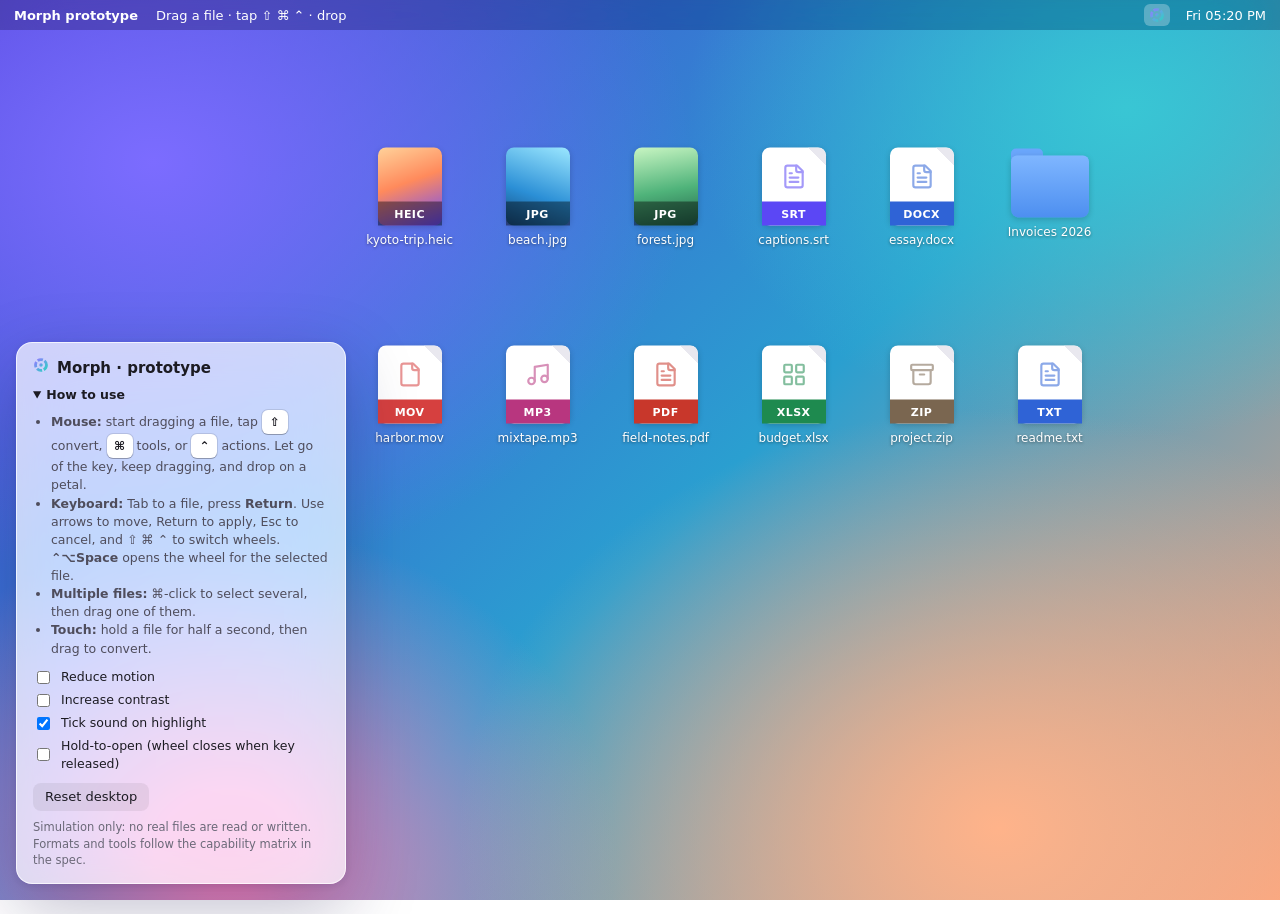
<file: docs/spec/prototype/index.html>
<!doctype html>
<html lang="en">
<head>
<meta charset="utf-8" />
<meta name="viewport" content="width=device-width, initial-scale=1" />
<title>Morph — clickable prototype</title>
<link rel="stylesheet" href="../mockups/src/morph.css" />
<style>
  html, body { overflow: hidden; }
  .desktop { width: 100vw; height: 100vh; }
  .desktop .fileitem { position: absolute; transform: translate(-50%, -50%); cursor: grab; border: 0; background: none; padding: 4px; border-radius: 10px; font: inherit; touch-action: none; }
  .desktop .fileitem:focus-visible { outline: none; box-shadow: var(--focus); }
  .desktop .fileitem.source { opacity: .35; }
  .desktop .fileitem.busy .fileicon { animation: pulse .9s ease-in-out infinite; }
  @keyframes pulse { 50% { opacity: .45; } }
  #overlay { position: fixed; inset: 0; pointer-events: none; z-index: 20; }
  #overlay .wheel { pointer-events: auto; animation: pop .14s ease-out; }
  @keyframes pop { from { opacity: 0; transform: translate(-50%, -50%) scale(.9); } }
  .reduce-motion * { animation: none !important; transition: none !important; }
  #ghost { position: fixed; z-index: 30; pointer-events: none; }
  .hint { position: fixed; z-index: 25; padding: 9px 13px; border-radius: 12px; font-weight: 600; pointer-events: none; }
  #huds { position: fixed; right: 16px; top: 42px; display: grid; gap: 8px; z-index: 40; }
  #huds .hud { position: relative; }
  .panel { position: fixed; left: 16px; bottom: 16px; width: 330px; border-radius: 16px; padding: 14px 16px; z-index: 35; font-size: 12.5px; line-height: 1.45; }
  .panel h1 { font-size: 15px; margin: 0 0 6px; display: flex; gap: 8px; align-items: center; }
  .panel ul { margin: 6px 0 10px; padding-left: 18px; color: var(--ink-2); }
  .panel label { display: flex; align-items: center; gap: 8px; margin: 4px 0; cursor: pointer; }
  .panel details summary { cursor: pointer; font-weight: 600; }
  .panel .foot { color: var(--ink-3); font-size: 11.5px; margin-top: 8px; }
  #modal { position: fixed; inset: 0; z-index: 50; display: grid; place-items: center; background: rgba(20,16,50,.18); }
  #modal[hidden] { display: none; }
  #modal .window { position: relative; width: 480px; }
  #modal .win-foot { position: static; }
  #shelf { position: fixed; right: 10px; top: 50%; transform: translateY(-50%); width: 112px; border-radius: 18px; padding: 10px 8px; display: grid; gap: 8px; justify-items: center; z-index: 30; }
  #shelf[hidden] { display: none; }
  #shelf header { display: flex; gap: 5px; align-items: center; font-weight: 700; font-size: 12px; color: var(--ink-2); }
  #shelf .fileitem { position: static; transform: none; width: 96px; }
  #shelf .fileitem .name { color: var(--ink); text-shadow: none; font-size: 11px; }
  .action-card { position: fixed; z-index: 45; width: 320px; padding: 14px 16px; border-radius: 14px; left: 50%; top: 80px; transform: translateX(-50%); }
  .action-card h3 { margin: 0 0 6px; font-size: 15px; }
  .action-card code { display: block; margin-top: 8px; padding: 8px; border-radius: 8px; background: rgba(28,27,34,.06); font-family: var(--mono); font-size: 12px; word-break: break-all; }
  .action-card small { display: block; margin-top: 8px; color: var(--ink-3); }
  .sr-only { position: absolute; width: 1px; height: 1px; overflow: hidden; clip: rect(0 0 0 0); white-space: nowrap; }
  button.btn { cursor: pointer; }
  button.btn:focus-visible, .seg button:focus-visible { outline: none; box-shadow: var(--focus); }
  .seg button { border: 0; background: none; font: inherit; padding: 4px 12px; border-radius: 6px; color: var(--ink-2); cursor: pointer; }
  .seg button[aria-pressed="true"] { background: #fff; color: var(--ink); box-shadow: 0 1px 3px rgba(0,0,0,.14); }
  .wheel .target { cursor: pointer; }
  .wheel .target:focus { outline: none; }
</style>
</head>
<body>
<div class="desktop" id="desktop">
  <div class="menubar"><span class="app">Morph prototype</span><span>Drag a file · tap ⇧ ⌘ ⌃ · drop</span><div class="right"><span class="status active" id="mb-logo"></span><span id="clock"></span></div></div>
  <div id="files" role="group" aria-label="Desktop files" aria-describedby="instructions"></div>
</div>
<div id="overlay"></div>
<div id="ghost" hidden></div>
<div class="hint glass" id="hint" hidden><span class="kbd">⇧</span> Convert · <span class="kbd">⌘</span> Tools · <span class="kbd">⌃</span> Actions</div>
<div id="huds" aria-live="polite"></div>
<aside id="shelf" class="glass" hidden aria-label="Float shelf"><header></header><div id="shelf-items" style="display:grid;gap:8px"></div><button class="btn" id="shelf-clear" style="height:24px;font-size:12px">Clear</button></aside>
<div id="modal" hidden></div>
<section class="panel glass" aria-labelledby="p-title">
  <h1 id="p-title"><span id="p-logo"></span> Morph · prototype</h1>
  <details open><summary>How to use</summary>
  <ul>
    <li><b>Mouse:</b> start dragging a file, tap <span class="kbd">⇧</span> convert, <span class="kbd">⌘</span> tools, or <span class="kbd">⌃</span> actions. Let go of the key, keep dragging, and drop on a petal.</li>
    <li><b>Keyboard:</b> Tab to a file, press <b>Return</b>. Use arrows to move, Return to apply, Esc to cancel, and ⇧ ⌘ ⌃ to switch wheels. <b>⌃⌥Space</b> opens the wheel for the selected file.</li>
    <li><b>Multiple files:</b> ⌘-click to select several, then drag one of them.</li>
    <li><b>Touch:</b> hold a file for half a second, then drag to convert.</li>
  </ul></details>
  <label><input type="checkbox" id="opt-motion"> Reduce motion</label>
  <label><input type="checkbox" id="opt-contrast"> Increase contrast</label>
  <label><input type="checkbox" id="opt-sound" checked> Tick sound on highlight</label>
  <label><input type="checkbox" id="opt-hold"> Hold-to-open (wheel closes when key released)</label>
  <button class="btn" id="reset" style="margin-top:6px">Reset desktop</button>
  <div class="foot">Simulation only: no real files are read or written. Formats and tools follow the capability matrix in the spec.</div>
</section>
<p class="sr-only" id="instructions">Drag a file, then tap Shift for conversions, Command for file tools, or Control for file actions. The wheel stays open until you drop. Or focus a file and press Return to open the conversion wheel. Use the arrow keys to choose, Return to apply, and Escape to cancel.</p>
<div class="sr-only" id="announce" role="status" aria-live="polite"></div>

<script src="../mockups/src/icons.js"></script>
<script src="../mockups/src/matrix.js"></script>
<script src="../mockups/src/morph-ui.js"></script>
<script>
(() => {
  const { icon, fileIcon, wheelHTML, hitTest, GEO, label, CATEGORY } = MorphUI;
  const MX = window.MATRIX;
  const $ = (s) => document.querySelector(s);
  const filesEl = $("#files"), overlay = $("#overlay"), ghostEl = $("#ghost"), hintEl = $("#hint"), announceEl = $("#announce");
  const logo = `<svg width="16" height="16" viewBox="0 0 24 24"><defs><linearGradient id="plg" x1="0" y1="0" x2="1" y2="1"><stop offset="0" stop-color="#8f7dff"/><stop offset="1" stop-color="#2fd1c4"/></linearGradient></defs><circle cx="12" cy="12" r="8.2" fill="none" stroke="url(#plg)" stroke-width="4.2" stroke-dasharray="8.2 2.6"/><circle cx="12" cy="12" r="2.6" fill="url(#plg)"/></svg>`;
  $("#mb-logo").innerHTML = logo; $("#p-logo").innerHTML = logo;
  $("#shelf header").innerHTML = `${icon("pin", 13)} Float`;
  $("#clock").textContent = new Date().toLocaleString([], { weekday: "short", hour: "2-digit", minute: "2-digit" });

  // ---------- state ----------
  const SEED = [
    ["kyoto-trip.heic", "heic", 32, 22, "ph-1"], ["beach.jpg", "jpg", 42, 22, "ph-2"], ["forest.jpg", "jpg", 52, 22, "ph-3"],
    ["captions.srt", "srt", 62, 22], ["essay.docx", "docx", 72, 22], ["Invoices 2026", "folder", 82, 22],
    ["harbor.mov", "mov", 32, 44], ["mixtape.mp3", "mp3", 42, 44], ["field-notes.pdf", "pdf", 52, 44],
    ["budget.xlsx", "xlsx", 62, 44], ["project.zip", "zip", 72, 44], ["readme.txt", "txt", 82, 44],
  ];
  let files = [], uid = 0, selection = new Set();
  const opts = { motion: false, contrast: false, sound: true, hold: false };
  function reset() {
    files = SEED.map(([name, fmt, x, y, photo]) => ({ id: ++uid, name, fmt, x, y, photo }));
    selection = new Set(); shelf = []; renderFiles(); renderShelf();
  }
  const fmtOf = (name) => (/\.tar\.gz$/i.test(name) ? "gz" : (name.split(".").pop() || "").toLowerCase());
  const baseOf = (name) => name.replace(/(?:\.tar\.gz|\.tgz|\.[^.]+)$/i, "");

  function renderFiles() {
    filesEl.innerHTML = "";
    for (const f of files) {
      const b = document.createElement("button");
      b.className = `fileitem on-wall${selection.has(f.id) ? " selected" : ""}${f.busy ? " busy" : ""}`;
      b.style.left = f.x + "%"; b.style.top = f.y + "%";
      b.dataset.id = f.id;
      b.setAttribute("aria-label", `${f.name}${selection.has(f.id) ? ", selected" : ""}`);
      b.setAttribute("aria-haspopup", "menu");
      b.setAttribute("aria-describedby", "instructions");
      if (f.busy) b.setAttribute("aria-busy", "true");
      b.innerHTML = `${fileIcon(f.fmt, { photo: f.photo })}<span class="name">${f.name}</span>`;
      b.addEventListener("pointerdown", (e) => onPointerDown(e, f, b));
      b.addEventListener("keydown", (e) => { if ((e.key === "Enter" || e.key === " ") && !s) { e.preventDefault(); e.stopPropagation(); openKeyboard(f, b); } });
      b.addEventListener("contextmenu", (e) => e.preventDefault());
      filesEl.append(b);
    }
  }
  const elFor = (f) => filesEl.querySelector(`[data-id="${f.id}"]`);
  const say = (t) => { announceEl.textContent = ""; requestAnimationFrame(() => (announceEl.textContent = t)); };

  // ---------- sound (generated tick, no asset) ----------
  let actx;
  function tick() {
    if (!opts.sound) return;
    try {
      actx ??= new (window.AudioContext || window.webkitAudioContext)();
      const o = actx.createOscillator(), g = actx.createGain();
      o.frequency.value = 1450; g.gain.setValueAtTime(0.05, actx.currentTime); g.gain.exponentialRampToValueAtTime(0.0001, actx.currentTime + 0.04);
      o.connect(g).connect(actx.destination); o.start(); o.stop(actx.currentTime + 0.05);
    } catch {}
  }

  // ---------- targets ----------
  function group(source) {
    const sel = selection.has(source.id) && selection.size > 1 ? files.filter((f) => selection.has(f.id)) : [source];
    return sel;
  }
  function targetsFor(mode, items) {
    if (mode === "actions") return Object.keys(MX.actionDefs);
    const fmts = new Set(items.map((f) => f.fmt));
    if (fmts.size !== 1 || fmts.has("folder")) return [];
    const fmt = [...fmts][0];
    if (mode === "conversions") return MX.conversions[fmt] || [];
    const t = MX.tools[fmt];
    return t ? (items.length > 1 ? t.multi : t.single) : [];
  }
  function emptyText(mode, items) {
    const fmts = new Set(items.map((f) => f.fmt));
    if (fmts.size > 1) return "Mixed selection.<br>Tap ⌃ for file actions.";
    const f = label(items[0].fmt);
    return mode === "tools" ? `No editing tools for ${f}.<br>Tap ⇧ to convert or ⌃ for actions.` : `No conversions for ${f}.<br>Tap ⌃ for file actions.`;
  }

  // ---------- session ----------
  let s = null; // drag / keyboard session
  const KEYMODE = { Shift: "conversions", Meta: "tools", Control: "actions" };
  const held = new Set();

  function onPointerDown(e, f, el) {
    if (e.button !== 0 || f.busy || s) return;
    e.preventDefault(); el.focus({ preventScroll: true });
    el.setPointerCapture(e.pointerId);
    s = { kind: "pointer", source: f, el, pid: e.pointerId, ptype: e.pointerType, sx: e.clientX, sy: e.clientY, x: e.clientX, y: e.clientY, active: false, mode: null, anchor: null, hl: null, meta: e.metaKey };
    if (e.metaKey && !e.shiftKey) s.metaClick = true;
    for (const k of Object.keys(KEYMODE)) if (e.getModifierState(k)) held.add(k);
    if (e.pointerType === "touch") s.touchTimer = setTimeout(() => { if (s && !s.active) { s.touchConvert = true; beginDrag(); setMode("conversions"); update(); } }, 450);
  }
  function beginDrag() {
    s.active = true; s.items = group(s.source);
    for (const it of s.items) elFor(it)?.classList.add("source");
    ghostEl.innerHTML = `<div class="ghost" style="position:static">${fileIcon(s.source.fmt, { photo: s.source.photo })}<span class="name">${s.items.length > 1 ? `${s.items.length} items` : s.source.name}</span><span class="plus" hidden>+</span></div>`;
    ghostEl.hidden = false;
    const preset = [...held].map((k) => KEYMODE[k]).find(Boolean);
    if (preset && !s.metaClick) setMode(preset);
    say(`Dragging ${s.items.length > 1 ? s.items.length + " files" : s.source.name}. Tap Shift, Command, or Control.`);
  }
  function setMode(mode) {
    if (!s || !mode || s.mode === mode) return;
    s.mode = mode; s.items ??= group(s.source);
    s.targets = targetsFor(mode, s.items); s.hl = null;
    if (!s.anchor) {
      const m = GEO.backdrop + 50;
      s.anchor = { x: Math.max(m, Math.min(innerWidth - m, s.x)), y: Math.max(m, Math.min(innerHeight - m - 30, s.y)) };
    }
    renderWheel();
    const n = s.targets.length;
    const what = mode === "actions" ? "file action" : mode === "tools" ? "file tool" : "conversion";
    say(n ? `${n} ${what}${n > 1 ? "s" : ""}. ${s.kind === "keyboard" ? "Use arrow keys, then Return." : "Drop on one."}` : emptyText(mode, s.items).replace(/<br>/g, " "));
    if (s.kind === "keyboard" && n) highlight(0, true);
  }
  function renderWheel() {
    const first = s.items[0];
    const size = first.fmt === "folder" ? "" : `${(1.2 + (first.name.length % 7) * 0.7).toFixed(1)} MB`;
    overlay.innerHTML = wheelHTML({
      x: s.anchor.x, y: s.anchor.y, mode: s.mode, targets: s.targets, contrast: opts.contrast,
      emptyText: emptyText(s.mode, s.items),
      center: first.photo ? { thumb: first.photo, text: s.items.length > 1 ? `${s.items.length} files` : size } : { fmt: first.fmt, text: s.items.length > 1 ? `${s.items.length} files` : size },
    });
    s.centerHTML = overlay.querySelector(".center")?.innerHTML ?? "";
    overlay.querySelectorAll(".target").forEach((g, i) => {
      g.setAttribute("tabindex", "-1"); g.id = `petal-${i}`;
      g.addEventListener("click", () => { if (s?.kind === "keyboard") { highlight(i); apply(); } });
    });
    s.el.setAttribute("aria-expanded", "true");
  }
  function highlight(i, focus = false) {
    if (!s || s.hl === i) return;
    s.hl = i;
    const wheel = overlay.querySelector(".wheel");
    if (!wheel) return;
    wheel.querySelectorAll(".target").forEach((g, j) => { g.classList.toggle(s.kind === "keyboard" ? "focus" : "hl", j === i); g.classList.remove(s.kind === "keyboard" ? "hl" : "focus"); });
    const c = wheel.querySelector(".center");
    if (c) {
      if (i == null) c.innerHTML = s.centerHTML;
      else c.innerHTML = `<span class="big">${s.mode === "conversions" ? label(s.targets[i]) : (MX.toolDefs[s.targets[i]] || MX.actionDefs[s.targets[i]]).title}</span>`;
    }
    if (i != null) {
      tick();
      if (s.kind === "keyboard" || focus) wheel.querySelector(`#petal-${i}`)?.focus({ preventScroll: true });
      const t = s.targets[i];
      say(`${s.mode === "conversions" ? "Convert to " + label(t) : (MX.toolDefs[t] || MX.actionDefs[t]).name}, ${i + 1} of ${s.targets.length}`);
    }
    ghostEl.querySelector(".plus")?.toggleAttribute("hidden", i == null);
  }
  function update() {
    if (!s || s.kind !== "pointer" || !s.active) return;
    ghostEl.style.left = s.x - 40 + "px"; ghostEl.style.top = s.y - 70 + "px";
    const showHint = !s.mode && !s.touchConvert;
    hintEl.hidden = !showHint;
    if (showHint) { hintEl.style.left = Math.min(innerWidth - 330, s.x + 24) + "px"; hintEl.style.top = Math.max(40, s.y - 110) + "px"; }
    if (s.anchor && s.targets.length) highlight(hitTest(s.x - s.anchor.x, s.y - s.anchor.y, s.targets.length));
  }
  function end(restoreFocus = true) {
    if (!s) return;
    clearTimeout(s.touchTimer);
    files.forEach((f) => elFor(f)?.classList.remove("source"));
    s.el.setAttribute("aria-expanded", "false");
    const el = s.el;
    s = null; overlay.innerHTML = ""; ghostEl.hidden = true; hintEl.hidden = true;
    if (restoreFocus && el.isConnected) el.focus({ preventScroll: true });
  }

  addEventListener("pointermove", (e) => {
    if (!s || s.kind !== "pointer" || e.pointerId !== s.pid) return;
    s.x = e.clientX; s.y = e.clientY;
    if (!s.active && Math.hypot(s.x - s.sx, s.y - s.sy) > 4) { clearTimeout(s.touchTimer); beginDrag(); }
    update();
  });
  addEventListener("pointerup", (e) => {
    if (!s || s.kind !== "pointer" || e.pointerId !== s.pid) return;
    s.x = e.clientX; s.y = e.clientY; update();
    if (!s.active) { // click = select
      const f = s.source;
      if (s.metaClick) selection.has(f.id) ? selection.delete(f.id) : selection.add(f.id);
      else selection = new Set([f.id]);
      end(); renderFiles(); elFor(f)?.focus();
      say(`${selection.size} selected`);
      return;
    }
    if (s.mode && s.hl != null) return apply();
    if (!s.mode) { // plain drop = move on desktop
      const it = s.source; it.x = (s.x / innerWidth) * 100; it.y = (s.y / innerHeight) * 100;
      end(); renderFiles(); say(`${it.name} moved.`); return;
    }
    end(); say("Cancelled.");
  });
  addEventListener("pointercancel", () => end());

  addEventListener("keydown", (e) => {
    if (!$("#modal").hidden) return modalKey(e);
    if (e.ctrlKey && e.altKey && e.code === "Space") {
      e.preventDefault();
      const f = files.find((x) => selection.has(x.id)) || files.find((x) => elFor(x) === document.activeElement);
      if (f && !s) openKeyboard(f, elFor(f));
      return;
    }
    if (KEYMODE[e.key]) {
      const first = !held.has(e.key); held.add(e.key);
      if (s && first && (s.active || s.kind === "keyboard")) { e.preventDefault(); setMode(KEYMODE[e.key]); update(); }
    }
    if (e.key === "Escape") { if (document.querySelector(".action-card")) return closeCard(); if (s) { e.preventDefault(); end(); say("Cancelled."); } }
    if (s?.kind === "keyboard" && s.targets.length) {
      const n = s.targets.length;
      if (["ArrowRight", "ArrowDown", "ArrowLeft", "ArrowUp", "Home", "End"].includes(e.key)) {
        e.preventDefault();
        let i = s.hl ?? 0;
        i = e.key === "Home" ? 0 : e.key === "End" ? n - 1 : (i + (["ArrowRight", "ArrowDown"].includes(e.key) ? 1 : -1) + n) % n;
        highlight(i);
      } else if (e.key === "Enter" || e.key === " ") { e.preventDefault(); apply(); }
      else if (e.key === "Tab") end();
    }
  });
  addEventListener("keyup", (e) => {
    held.delete(e.key);
    if (opts.hold && s && KEYMODE[e.key] === s.mode && s.kind === "pointer") { s.mode = null; s.anchor = null; overlay.innerHTML = ""; update(); }
  });
  addEventListener("blur", () => { held.clear(); if (s?.kind === "pointer") end(false); });

  function openKeyboard(f, el) {
    const r = el.getBoundingClientRect();
    s = { kind: "keyboard", source: f, el, x: r.x + r.width / 2, y: r.y + r.height / 2, active: true, mode: null, anchor: null, hl: null };
    s.items = group(f);
    const any = targetsFor("conversions", s.items).length;
    setMode(any ? "conversions" : "actions");
  }

  // ---------- apply ----------
  const SUFFIX = { compress: "Compressed", removeMetadata: "No Metadata", editImage: "Edited", annotateImage: "Annotated", frameImage: "Background", cropImage: "Cropped", redactImage: "Redacted", cropVideo: "Cropped", normalizeAudio: "Normalized", muteVideo: "Muted", trimVideo: "Trimmed", trimAudio: "Trimmed", redactAudio: "Bleeped", changeVideoSpeed: "Speed 2x", videoSnapshots: "Snapshot", splitVideo: "Clips", splitPDF: "Pages", organizePDF: "Organized", redactVideo: "Redacted", extractArchive: "Extracted", audioToVideo: "Visualizer", audioChannels: "Mono" };
  const OUTFMT = { annotateImage: "png", videoSnapshots: "png", splitVideo: "folder", splitPDF: "folder", extractArchive: "folder", organizePDF: "pdf", audioToVideo: "mp4" };
  const COMBINE = { createPDF: ["Images", "pdf"], mergePDF: ["Merged", "pdf"], joinVideos: ["Joined", "mp4"], createCollage: ["Collage", "png"] };
  const ONE_SHOT = new Set(["muteVideo", "splitPDF", "extractArchive", "createPDF", "mergePDF", "removeMetadata"]);
  const DESC = {
    compress: "Shrink the file. Choose a preset, a size to aim for, or a percentage.", editImage: "Tune exposure, colour and sharpness and watch the result update.", annotateImage: "Mark up the picture with arrows, boxes, labels and step numbers.",
    frameImage: "Set the picture on a backdrop: solid, gradient or another photo.", cropImage: "Cut to a ratio or to exact pixel dimensions.", redactImage: "Hide faces or text, found on this Mac, with a block or blur.",
    normalizeAudio: "Even out loudness to a chosen LUFS target.", trimVideo: "Keep just the part you want, frame-accurate.", trimAudio: "Cut the start and end on a waveform, or drop silence at the edges.",
    cropVideo: "Reframe the picture. The soundtrack is kept as is.", changeVideoSpeed: "Speed it up or slow it down without chipmunk audio.", videoSnapshots: "Grab individual frames as full-size PNG images.",
    splitVideo: "Cut into parts at points you choose, saved into one folder.", redactVideo: "Cover a region for a time range you choose.", audioToVideo: "Turn a recording into an MP4 with a moving waveform or a still picture.",
    audioChannels: "Switch between mono and stereo and balance left and right.", redactAudio: "Pick moments in the recording and beep over them.", organizePDF: "Drag pages into a new order, turn them, copy or delete them.",
    joinVideos: "Line up clips and export them as a single MP4.", createCollage: "Lay several pictures out in one image.",
  };

  function uniqueName(base, ext) {
    const names = new Set(files.map((f) => f.name));
    const e = ext === "folder" ? "" : "." + (ext === "gz" ? "tar.gz" : ext);
    let n = `${base}${e}`, i = 2;
    while (names.has(n)) n = `${base} ${i++}${e}`;
    return n;
  }
  function apply() {
    if (!s || s.hl == null) return;
    const mode = s.mode, t = s.targets[s.hl], items = s.items, at = { x: s.x, y: s.y };
    end(false);
    if (mode === "actions") return runAction(t, items);
    if (mode === "conversions") return runJobs(items.map((it) => ({ src: it, name: uniqueName(baseOf(it.name), t), fmt: t })), `Converting to ${label(t)}`, at);
    if (COMBINE[t]) { const [suf, fmt] = COMBINE[t]; return runJobs([{ src: items[0], name: uniqueName(`${baseOf(items[0].name)} ${suf}`, fmt), fmt }], MX.toolDefs[t].name, at); }
    const jobs = items.map((it) => {
      const fmt = OUTFMT[t] || (t === "compress" && it.fmt === "wav" ? "flac" : it.fmt);
      return { src: it, name: uniqueName(`${baseOf(it.name)} ${SUFFIX[t]}`, fmt), fmt };
    });
    if (ONE_SHOT.has(t) || items.length > 1) return runJobs(jobs, MX.toolDefs[t].name, at);
    openTool(t, items[0], () => runJobs(jobs, MX.toolDefs[t].name, at));
  }

  function runJobs(jobs, title, at) {
    const hud = document.createElement("div");
    hud.className = "hud glass"; hud.setAttribute("role", "group"); hud.setAttribute("aria-label", title);
    const subj = jobs.length > 1 ? `${jobs.length} files` : jobs[0].src.name;
    hud.innerHTML = `<div class="t"><span class="badge">${icon("chevron", 13)}</span>${title}<button class="closebtn btn" aria-label="Cancel ${title}" style="margin-left:auto;width:22px;height:22px;padding:0;justify-content:center">${icon("x", 12)}</button></div><div class="sub"><span>${subj}</span><span class="pct">0%</span></div><div class="bar" role="progressbar" aria-valuemin="0" aria-valuemax="100" aria-valuenow="0" aria-label="${title} progress"><b style="width:0%"></b></div>`;
    $("#huds").prepend(hud);
    say(`${title}: ${subj}…`);
    const created = jobs.map((j, k) => {
      const pos = place(at);
      const nf = { id: ++uid, name: j.name, fmt: j.fmt, x: pos.x, y: pos.y, photo: CATEGORY(j.fmt) === "image" ? j.src.photo : undefined, busy: true };
      files.push(nf); return nf;
    });
    renderFiles();
    let cancelled = false, p = 0;
    hud.querySelector("button").onclick = () => { cancelled = true; };
    const dur = opts.motion || matchMedia("(prefers-reduced-motion: reduce)").matches ? 150 : 1100;
    const t0 = performance.now();
    (function step(now) {
      p = Math.min(100, Math.round(((now - t0) / dur) * 100));
      hud.querySelector(".bar b").style.width = p + "%"; hud.querySelector(".pct").textContent = p + "%";
      hud.querySelector(".bar").setAttribute("aria-valuenow", p);
      if (cancelled) { files = files.filter((f) => !created.includes(f)); renderFiles(); hud.remove(); say(`${title} cancelled. Nothing was saved.`); return; }
      if (p < 100) return requestAnimationFrame(step);
      created.forEach((f) => (f.busy = false));
      selection = new Set(created.map((f) => f.id)); renderFiles();
      hud.classList.add("ok");
      hud.innerHTML = `<div class="t"><span class="badge">${icon("check", 13)}</span>Saved ${created.length > 1 ? created.length + " files" : created[0].name}<button class="closebtn btn" aria-label="Dismiss" style="margin-left:auto;width:22px;height:22px;padding:0;justify-content:center">${icon("x", 12)}</button></div><div class="sub"><span>Beside the original</span></div>`;
      hud.querySelector("button").onclick = () => hud.remove();
      say(`Saved ${created.map((f) => f.name).join(", ")} beside the original.`);
      setTimeout(() => hud.remove(), 4000);
    })(t0);
  }
  function place(at) {
    const x = (at.x / innerWidth) * 100, y = (at.y / innerHeight) * 100;
    const free = (px, py) => !files.some((f) => Math.abs(f.x - px) < 8 && Math.abs(f.y - py) < 13);
    let best = null, bestD = Infinity;
    for (let gy = 12; gy <= 86; gy += 2) for (let gx = 30; gx <= 90; gx += 2) {
      if (!free(gx, gy)) continue;
      const d = Math.hypot(gx - x, (gy - y) * 1.6);
      if (d < bestD) { bestD = d; best = { x: gx, y: gy }; }
    }
    return best || { x: Math.max(30, Math.min(88, x)), y: Math.max(12, Math.min(86, y)) };
  }

  // ---------- tool window ----------
  let modalDone = null, modalPrev = null;
  function openTool(t, f, done) {
    const m = $("#modal"); modalDone = done; modalPrev = elFor(f);
    const name = MX.toolDefs[t].name;
    const body = t === "compress"
      ? `<div class="row"><span class="label" style="width:90px">Goal</span><span class="seg" role="group" aria-label="Goal"><button aria-pressed="true">Preset</button><button aria-pressed="false">Target size</button><button aria-pressed="false">Percentage</button></span></div>
         <div class="row"><span class="label" style="width:90px">Preset</span><span class="seg" role="group" aria-label="Preset"><button aria-pressed="true">Balanced</button><button aria-pressed="false">Strong</button><button aria-pressed="false">Smallest</button></span></div>`
      : `<p style="margin:0;color:var(--ink-2)">${DESC[t] || ""}</p><p class="muted" style="margin:0">The real app shows this tool's full controls here (see the mockups).</p>`;
    m.innerHTML = `<div class="window" role="dialog" aria-modal="true" aria-labelledby="tool-title"><div class="titlebar"><button class="closebtn btn" aria-label="Close" id="tool-close" style="padding:0;justify-content:center">${icon("x", 14)}</button><h2 id="tool-title">${name}</h2><span></span></div>
      <div class="win-body stack"><div class="row"><b>${f.name}</b></div>${body}</div>
      <div class="win-foot"><span class="spacer"></span><button class="btn" id="tool-cancel">Cancel</button><button class="btn primary" id="tool-apply">${t === "compress" ? "Compress" : "Apply"}</button></div></div>`;
    m.hidden = false;
    m.querySelectorAll(".seg").forEach((g) => g.querySelectorAll("button").forEach((b) => (b.onclick = () => g.querySelectorAll("button").forEach((x) => x.setAttribute("aria-pressed", String(x === b))))));
    $("#tool-close").onclick = $("#tool-cancel").onclick = () => closeModal(false);
    $("#tool-apply").onclick = () => closeModal(true);
    $("#tool-apply").focus();
    say(`${name} window. Return to apply, Escape to cancel.`);
  }
  function closeModal(ok) { $("#modal").hidden = true; $("#modal").innerHTML = ""; if (ok) modalDone?.(); else say("Cancelled."); modalPrev?.focus(); }
  function modalKey(e) {
    if (e.key === "Escape") { e.preventDefault(); closeModal(false); }
    if (e.key === "Enter" && document.activeElement?.closest(".seg") == null) { e.preventDefault(); closeModal(true); }
    if (e.key === "Tab") { // simple focus trap
      const els = [...$("#modal").querySelectorAll("button")]; const i = els.indexOf(document.activeElement);
      e.preventDefault(); els[(i + (e.shiftKey ? -1 : 1) + els.length) % els.length].focus();
    }
  }

  // ---------- actions ----------
  let shelf = [];
  function closeCard() { document.querySelector(".action-card")?.remove(); }
  function card(title, text, extra = "") {
    closeCard();
    const c = document.createElement("div");
    c.className = "action-card glass"; c.setAttribute("role", "dialog"); c.setAttribute("aria-label", title);
    c.innerHTML = `<h3>${title}</h3><div>${text}</div>${extra}<small>Prototype preview: no real files change.</small><div style="text-align:right;margin-top:8px"><button class="btn" id="card-ok">OK</button></div>`;
    document.body.append(c); $("#card-ok").onclick = closeCard; $("#card-ok").focus();
    say(`${title}. ${c.textContent}`);
  }
  function runAction(a, items) {
    const names = items.map((f) => f.name);
    const paths = names.map((n) => `/Users/you/Desktop/${n}`);
    if (a === "float") { for (const f of items) if (!shelf.includes(f)) shelf.push(f); renderShelf(); say(`Added ${names.join(", ")} to the Float shelf.`); return; }
    if (a === "copyPath") { navigator.clipboard?.writeText(paths.join("\n")).catch(() => {}); return card("Copy Path", `Copied ${paths.length} path${paths.length > 1 ? "s" : ""} to the clipboard.`, `<code>${paths.join("<br>")}</code>`); }
    if (a === "openTerminal") return card("Terminal", "Terminal (or iTerm2 if installed) would open at:", `<code>cd ~/Desktop${items[0].fmt === "folder" ? "/" + items[0].name.replace(/ /g, "\\ ") : ""}</code>`);
    if (a === "airDrop") return card("AirDrop", `The macOS AirDrop sheet would open with ${names.join(", ")}.`);
    if (a === "copy") return card("Copy", `${names.length} item${names.length > 1 ? "s" : ""} copied. Paste in Finder with ⌘V.`);
    if (a === "move") {
      const folder = files.find((f) => f.fmt === "folder" && !items.includes(f));
      if (!folder) return card("Move", "Choose a destination folder (macOS folder picker).");
      files = files.filter((f) => !items.includes(f)); selection = new Set([folder.id]); renderFiles();
      return card("Move", `Moved ${names.join(", ")} into “${folder.name}”.`);
    }
  }
  function renderShelf() {
    const box = $("#shelf-items"); box.innerHTML = "";
    $("#shelf").hidden = !shelf.length;
    for (const f of shelf) { const d = document.createElement("div"); d.className = "fileitem"; d.innerHTML = `${fileIcon(f.fmt, { photo: f.photo })}<span class="name">${f.name}</span>`; d.setAttribute("aria-label", f.name); box.append(d); }
  }
  $("#shelf-clear").onclick = () => { shelf = []; renderShelf(); say("Float shelf cleared."); };

  // ---------- options ----------
  $("#opt-motion").onchange = (e) => { opts.motion = e.target.checked; document.body.classList.toggle("reduce-motion", opts.motion); };
  $("#opt-contrast").onchange = (e) => { opts.contrast = e.target.checked; };
  $("#opt-sound").onchange = (e) => { opts.sound = e.target.checked; };
  $("#opt-hold").onchange = (e) => { opts.hold = e.target.checked; };
  $("#reset").onclick = () => { end(false); reset(); say("Desktop reset."); };
  addEventListener("resize", () => s && end(false));
  if (matchMedia("(prefers-reduced-motion: reduce)").matches) { $("#opt-motion").checked = true; opts.motion = true; document.body.classList.add("reduce-motion"); }
  reset();
  window.__morph = { get session() { return s; }, get files() { return files; } }; // test hook
})();
</script>
</body>
</html>
</file>
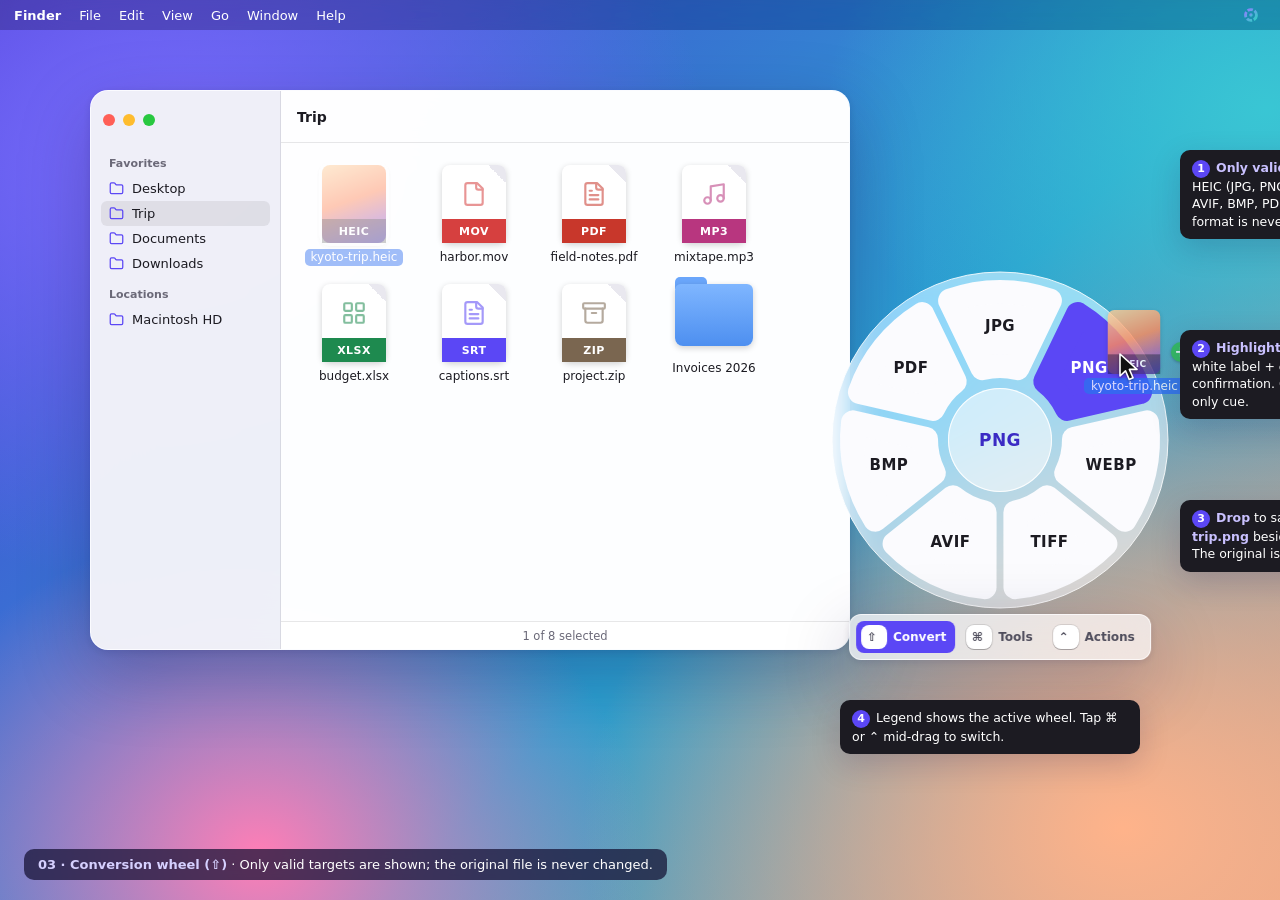
<file: docs/spec/mockups/src/mockups.html>
<!doctype html>
<html lang="en">
<head>
<meta charset="utf-8" />
<title>Morph mockups</title>
<link rel="stylesheet" href="morph.css" />
<style>
  body { background: #222; }
  .cell { position: absolute; width: 720px; height: 450px; }
  .cell h3 { position: absolute; left: 24px; top: 18px; margin: 0; font-size: 14px; color: var(--ink); }
  .cell p { position: absolute; left: 24px; top: 38px; margin: 0; font-size: 12px; color: var(--ink-3); max-width: 300px; }
  .cell .wrap { position: absolute; left: 0; top: 0; width: 720px; height: 450px; transform: scale(.82); transform-origin: 360px 225px; }
  .divider-v { position: absolute; left: 720px; top: 0; bottom: 0; width: 1px; background: rgba(28,27,34,.1); }
  .divider-h { position: absolute; top: 450px; left: 0; right: 0; height: 1px; background: rgba(28,27,34,.1); }
  .menu { position: absolute; width: 318px; border-radius: 14px; padding: 8px; }
  .menu .item { display: flex; align-items: center; gap: 10px; padding: 7px 10px; border-radius: 7px; }
  .menu .item .sc { margin-left: auto; color: var(--ink-3); font-size: 12px; }
  .menu .item.hover { background: var(--accent); color: #fff; } .menu .item.hover .sc { color: #e6e2ff; }
  .menu h5 { margin: 8px 10px 4px; font-size: 11px; color: var(--ink-3); font-weight: 600; }
  .menu .recent { display: grid; grid-template-columns: 30px 1fr auto; gap: 10px; align-items: center; padding: 6px 10px; border-radius: 7px; }
  .menu .recent .th { width: 30px; height: 30px; border-radius: 6px; }
  .menu .recent small { display: block; color: var(--ink-3); font-size: 11.5px; }
  .menu .recent svg { color: var(--ink-3); }
  .menu .sep { height: 1px; background: var(--line); margin: 6px 8px; }
  .menu .foot { display: flex; gap: 8px; align-items: center; padding: 8px 10px 4px; color: var(--teal); font-size: 12px; font-weight: 600; }
  .hint { position: absolute; padding: 10px 14px; border-radius: 14px; }
  .hint .keys { display: flex; gap: 8px; align-items: center; font-weight: 600; }
  .hint small { display: block; margin-top: 6px; color: var(--ink-2); font-size: 12px; }
  .film { display: flex; height: 64px; border-radius: 8px; overflow: hidden; position: relative; }
  .film div { flex: 1; border-right: 1px solid rgba(0,0,0,.25); }
  .trimsel { position: absolute; top: 0; bottom: 0; border: 3px solid var(--accent); border-left-width: 14px; border-right-width: 14px; border-radius: 8px; box-shadow: 0 0 0 999px rgba(255,255,255,.55); }
  .trimsel::before, .trimsel::after { content: ""; position: absolute; top: 50%; width: 3px; height: 20px; margin-top: -10px; border-radius: 2px; background: #fff; }
  .trimsel::before { left: -9px; } .trimsel::after { right: -9px; }
  .playhead { position: absolute; top: 0; bottom: 0; width: 2px; background: #fff; box-shadow: 0 0 0 1px rgba(0,0,0,.3); }
  .settings { display: grid; grid-template-columns: 200px 1fr; }
  .settings .nav { background: rgba(240,240,246,.8); border-right: 1px solid var(--line); padding: 54px 10px 10px; }
  .settings .nav div { display: flex; gap: 9px; align-items: center; padding: 7px 10px; border-radius: 7px; font-weight: 500; }
  .settings .nav div.on { background: var(--accent); color: #fff; }
  .settings .nav svg { width: 15px; height: 15px; }
  .settings .content { padding: 22px 26px; }
  .settings h3 { margin: 0 0 4px; font-size: 18px; }
  .settings .grp { background: #fff; border-radius: 12px; box-shadow: 0 0 0 1px var(--line); margin-top: 14px; }
  .settings .grp .r { display: flex; align-items: center; gap: 12px; padding: 11px 14px; border-bottom: 1px solid var(--line); }
  .settings .grp .r:last-child { border-bottom: 0; }
  .settings .grp .r .sp { flex: 1; }
  .settings .grp .r small { display: block; color: var(--ink-3); font-size: 11.5px; margin-top: 2px; }
  .recorder { display: inline-flex; gap: 4px; align-items: center; padding: 3px; border-radius: 8px; box-shadow: 0 0 0 1px var(--line); background: #fafafe; }
  .shelf { position: absolute; width: 112px; border-radius: 18px; padding: 10px 8px; display: grid; gap: 10px; justify-items: center; }
  .shelf header { display: flex; align-items: center; gap: 5px; font-weight: 700; font-size: 12px; color: var(--ink-2); }
  .shelf .fileitem { width: 96px; } .shelf .fileitem .name { font-size: 11px; }
  .vo { position: absolute; left: 50%; bottom: 72px; transform: translateX(-50%); width: 760px; padding: 12px 18px; border-radius: 12px; background: rgba(0,0,0,.86); color: #fff; font: 500 17px var(--font); box-shadow: var(--shadow-lg); }
  .vo small { display: block; font-size: 11px; color: #bdbdbd; margin-bottom: 4px; letter-spacing: .06em; text-transform: uppercase; }
  .onb { display: grid; grid-template-columns: 1fr 1fr; height: 100%; }
  .onb .play { position: relative; background: linear-gradient(160deg, #efeaff, #e2f6f6 60%, #fdeee6); border-right: 1px solid var(--line); }
  .onb .steps { padding: 34px 32px; }
  .onb .steps h3 { margin: 0; font-size: 24px; letter-spacing: -.01em; }
  .onb .steps p { color: var(--ink-2); font-size: 14px; line-height: 1.5; }
  .onb .step { display: grid; grid-template-columns: 28px 1fr; gap: 12px; align-items: start; padding: 12px 0; border-bottom: 1px solid var(--line); }
  .onb .step b { display: grid; place-items: center; width: 26px; height: 26px; border-radius: 50%; background: rgba(28,27,34,.07); font-size: 12px; }
  .onb .step.done b { background: var(--teal); color: #fff; }
  .onb .step.now b { background: var(--accent); color: #fff; }
  .onb .step span { font-weight: 600; } .onb .step small { display: block; color: var(--ink-3); margin-top: 2px; font-size: 12px; font-weight: 400; }
  .dots { display: flex; gap: 6px; } .dots i { width: 7px; height: 7px; border-radius: 50%; background: rgba(28,27,34,.2); } .dots i.on { background: var(--accent); width: 20px; border-radius: 4px; }
</style>
</head>
<body>
<div id="root"></div>
<script src="icons.js"></script>
<script src="matrix.js"></script>
<script src="morph-ui.js"></script>
<script>
const { icon, fileIcon, fileItem, cursor, wheelHTML } = MorphUI;
const M = window.MATRIX;
const logo = (s = 16) => `<svg width="${s}" height="${s}" viewBox="0 0 24 24" aria-hidden="true"><defs><linearGradient id="lg" x1="0" y1="0" x2="1" y2="1"><stop offset="0" stop-color="#8f7dff"/><stop offset="1" stop-color="#2fd1c4"/></linearGradient></defs><circle cx="12" cy="12" r="8.2" fill="none" stroke="url(#lg)" stroke-width="4.2" stroke-dasharray="8.2 2.6"/><circle cx="12" cy="12" r="2.6" fill="url(#lg)"/></svg>`;
const menubar = (app = "Finder", active = false) => `<div class="menubar"><span class="app">${app}</span><span>File</span><span>Edit</span><span>View</span><span>Go</span><span>Window</span><span>Help</span><div class="right"><span class="status${active ? " active" : ""}" aria-label="Morph">${logo(17)}</span>${icon("search", 15)}<span>Sun 18 Oct  19:40</span></div></div>`;
const note = (n, html, x, y, w) => `<div class="note" style="left:${x}px;top:${y}px${w ? `;max-width:${w}px` : ""}"><span class="n">${n}</span>${html}</div>`;
const caption = (html) => `<div class="caption">${html}</div>`;
const ghost = (x, y, name, fmt, { photo, plus = false } = {}) => `<div class="ghost" style="left:${x - 34}px;top:${y - 56}px">${fileIcon(fmt, { photo })}<span class="name">${name}</span>${plus ? '<span class="plus">+</span>' : ""}</div>${cursor(x, y)}`;
function finder({ x, y, w, h, title, files, status }) {
  return `<div class="window finder" style="left:${x}px;top:${y}px;width:${w}px;height:${h}px">
    <div class="side"><div class="traffic" style="position:absolute;top:18px;left:4px"><i></i><i></i><i></i></div>
      <h4>Favorites</h4><div>${icon("folder", 15)}Desktop</div><div class="on">${icon("folder", 15)}${title}</div><div>${icon("folder", 15)}Documents</div><div>${icon("folder", 15)}Downloads</div>
      <h4>Locations</h4><div>${icon("folder", 15)}Macintosh HD</div></div>
    <div class="main"><div class="tb">${title}</div><div class="grid">${files}</div></div>
    <div class="status">${status}</div></div>`;
}
const tripFiles = (sel = -1, dimIdx = -1, extra = "") => [
  ["kyoto-trip.heic", "heic", "ph-1"], ["harbor.mov", "mov"], ["field-notes.pdf", "pdf"], ["mixtape.mp3", "mp3"],
  ["budget.xlsx", "xlsx"], ["captions.srt", "srt"], ["project.zip", "zip"], ["Invoices 2026", "folder"],
].map(([n, f, p], i) => fileItem(n, f, { photo: p, selected: i === sel, dim: i === dimIdx })).join("") + extra;

const SCREENS = {
  "01-menubar": () => `
    ${menubar("Finder", true)}
    ${fileItem("kyoto-trip.heic", "heic", { photo: "ph-1", wall: true, style: "position:absolute;left:1300px;top:470px" })}
    ${fileItem("harbor.mov", "mov", { wall: true, style: "position:absolute;left:1300px;top:600px" })}
    ${fileItem("Invoices 2026", "folder", { wall: true, style: "position:absolute;left:1300px;top:730px" })}
    <div class="menu glass" style="left:1020px;top:36px">
      <div class="item" style="font-weight:700">${logo(20)} Morph <span class="pill" style="margin-left:auto;background:#e3f6f3;color:var(--teal)">Ready</span></div>
      <div style="padding:2px 10px 8px;color:var(--ink-2)">Drag any file, then tap <span class="kbd">⇧</span> <span class="kbd">⌘</span> or <span class="kbd">⌃</span></div>
      <div class="sep"></div><h5>Recent</h5>
      <div class="recent"><div class="th ph-1"></div><div>kyoto-trip.png<small>Converted from HEIC · 2 min ago</small></div>${icon("search", 15)}</div>
      <div class="recent"><div class="th" style="background:#d6403f"></div><div>harbor Trimmed.mov<small>Trim video · 10 min ago</small></div>${icon("search", 15)}</div>
      <div class="recent"><div class="th" style="background:#c8372b"></div><div>Invoices.pdf<small>Merge PDFs · 1 h ago</small></div>${icon("search", 15)}</div>
      <div class="sep"></div>
      <div class="item hover">${icon("keyboard", 15)} Open wheel for Finder selection <span class="sc">⌃⌥Space</span></div>
      <div class="item">${icon("pin", 15)} Show Float shelf</div>
      <div class="item">${icon("x", 15)} Pause Morph</div>
      <div class="sep"></div>
      <div class="item">${icon("settings", 15)} Settings… <span class="sc">⌘,</span></div>
      <div class="item">Keyboard &amp; accessibility help</div>
      <div class="item">Quit Morph <span class="sc">⌘Q</span></div>
      <div class="foot">${icon("shield", 15)} Runs on this Mac. Files are never uploaded.</div>
    </div>
    ${note(1, "<b>Menu-bar app</b>, no Dock icon. Stays out of the way until the next drag.", 640, 60, 300)}
    ${note(2, "<b>Recent jobs</b>: click to reveal the result in Finder.", 640, 210, 300)}
    ${note(3, "<b>Keyboard path</b> for people who can't drag. Opens the same wheel for the current Finder selection.", 640, 330, 300)}
    ${caption("<b>01 · Menu bar</b> · Recent files, keyboard path, pause, settings and a privacy promise in one place.")}`,

  "02-drag-hint": () => `
    ${menubar()}
    ${finder({ x: 90, y: 90, w: 860, h: 560, title: "Trip", files: tripFiles(0, 0), status: "1 of 8 selected" })}
    ${ghost(1060, 470, "kyoto-trip.heic", "heic", { photo: "ph-1" })}
    <div class="hint glass" style="left:1000px;top:300px"><div class="keys"><span class="kbd">⇧</span> Convert <span class="kbd">⌘</span> Tools <span class="kbd">⌃</span> Actions</div><small>Tap a key while dragging. The wheel stays open.</small></div>
    ${note(1, "<b>Drag starts in Finder</b> (or any app that drags files). Morph watches the system drag pasteboard and shows nothing until a key is tapped.", 1000, 560, 320)}
    ${note(2, "<b>Key hint</b> shows for the first few drags only (Settings → Shortcuts).", 1000, 700, 320)}
    ${caption("<b>02 · Drag starts</b> · The zero-click gesture: drag, tap a key, drop.")}`,

  "03-wheel-convert": () => {
    const t = M.conversions.heic; // jpg png webp tiff avif bmp pdf
    return `${menubar()}
    ${finder({ x: 90, y: 90, w: 760, h: 560, title: "Trip", files: tripFiles(0, 0), status: "1 of 8 selected" })}
    ${wheelHTML({ x: 1000, y: 440, mode: "conversions", targets: t, highlighted: 1 })}
    ${ghost(1118, 352, "kyoto-trip.heic", "heic", { photo: "ph-1", plus: true })}
    ${note(1, `<b>Only valid targets</b>: ${t.length} for HEIC (${t.map(MorphUI.label).join(", ")}). The source format is never shown.`, 1180, 150, 230)}
    ${note(2, "<b>Highlight</b> = accent fill + white label + centre confirmation. Colour is never the only cue.", 1180, 330, 230)}
    ${note(3, "<b>Drop</b> to save <b>kyoto-trip.png</b> beside the original. The original is never changed.", 1180, 500, 230)}
    ${note(4, "Legend shows the active wheel. Tap ⌘ or ⌃ mid-drag to switch.", 840, 700, 300)}
    ${caption("<b>03 · Conversion wheel (⇧)</b> · Only valid targets are shown; the original file is never changed.")}`;
  },

  "04-wheel-tools": () => {
    const t = M.tools.mov.single;
    return `${menubar()}
    ${finder({ x: 90, y: 90, w: 700, h: 560, title: "Trip", files: tripFiles(1, 1), status: "1 of 8 selected" })}
    ${wheelHTML({ x: 980, y: 440, mode: "tools", targets: t, highlighted: 3 })}
    ${ghost(1078, 500, "harbor.mov", "mov", { plus: true })}
    ${note(1, `<b>File-specific tools</b>: ${t.length} for one MOV. Selecting several MOVs swaps in multi-file tools like <b>JOIN</b>.`, 1170, 150, 240)}
    ${note(2, "Tools that need choices open a <b>tool window</b> (Trim, Crop, Speed…). One-shot tools (Mute) run immediately.", 1170, 330, 240)}
    ${note(3, "Dense wheels (more than 7) use smaller labels. Icons are never shown without text.", 1170, 520, 240)}
    ${caption("<b>04 · Tools wheel (⌘)</b> · Command by default; every key is configurable in Settings.")}`;
  },

  "05-wheel-actions": () => {
    const t = Object.keys(M.actionDefs);
    return `${menubar()}
    ${finder({ x: 90, y: 90, w: 700, h: 560, title: "Trip", files: tripFiles(7, 7), status: "1 of 8 selected" })}
    ${wheelHTML({ x: 980, y: 440, mode: "actions", targets: t, highlighted: 1, center: {} })}
    ${ghost(1078, 383, "Invoices 2026", "folder", { plus: true })}
    ${note(1, "<b>Actions work on anything</b>: folders, mixed selections, formats with no conversions.", 1170, 150, 240)}
    ${note(2, t.map((k) => `<b>${M.actionDefs[k].name}</b>: ${M.actionDefs[k].description}`).join("<br>"), 1150, 300, 270)}
    ${caption("<b>05 · Actions wheel (⌃)</b> · Six actions that work on any file, folder or mixed selection.")}`;
  },

  "06-wheel-states": () => `
    <div class="cell" style="left:0;top:0"><div class="wrap">${wheelHTML({ x: 360, y: 215, mode: "conversions", targets: M.conversions.jpg, center: { thumb: "ph-1", text: "4.8 MB" } })}</div><h3>A · Idle (nothing highlighted)</h3><p>Centre shows the dragged file and its size.</p></div>
    <div class="cell" style="left:720px;top:0"><div class="wrap">${wheelHTML({ x: 360, y: 215, mode: "tools", targets: M.tools.jpg.multi, center: { thumb: "ph-3", text: "3 files" } })}</div><h3>B · Multiple files (3 JPGs)</h3><p>Multi-file tools only: ${M.tools.jpg.multi.map((k) => M.toolDefs[k].name).join(", ")}.</p></div>
    <div class="cell" style="left:0;top:450px"><div class="wrap">${wheelHTML({ x: 360, y: 215, mode: "tools", targets: [], emptyText: "No editing tools for TXT.<br>Tap ⇧ to convert or ⌃ for actions." })}</div><h3>C · Empty state</h3><p>Always tells the user which wheel has options.</p></div>
    <div class="cell" style="left:720px;top:450px"><div class="wrap">${wheelHTML({ x: 360, y: 215, mode: "conversions", targets: M.conversions.mp3, highlighted: 0, contrast: true })}</div><h3>D · Increase Contrast / Reduce Transparency</h3><p>Solid fills and 1.5 pt outlines when either system setting is on.</p></div>
    <div class="divider-v"></div><div class="divider-h"></div>`,

  "07-progress": () => `
    ${menubar()}
    ${fileItem("kyoto-trip.heic", "heic", { photo: "ph-1", wall: true, style: "position:absolute;left:180px;top:200px" })}
    ${fileItem("kyoto-trip.png", "png", { photo: "ph-1", wall: true, selected: true, style: "position:absolute;left:310px;top:200px" })}
    <div class="hud glass" style="left:1080px;top:46px"><div class="t"><span class="badge">${icon("chevron", 13)}</span>Converting to PNG<span class="closebtn" aria-label="Cancel">${icon("x", 12)}</span></div><div class="sub"><span>kyoto-trip.heic</span><span>62%</span></div><div class="bar"><b style="width:62%"></b></div></div>
    <div class="hud glass" style="left:1080px;top:140px"><div class="t"><span class="badge">${icon("compress", 13)}</span>Compressing 3 videos<span class="closebtn">${icon("x", 12)}</span></div><div class="sub"><span>1 of 3 · harbor.mov</span><span>38%</span></div><div class="bar"><b style="width:38%"></b></div></div>
    <div class="hud glass ok" style="left:1080px;top:234px"><div class="t"><span class="badge">${icon("check", 13)}</span>Saved kyoto-trip.png<span class="closebtn">${icon("x", 12)}</span></div><div class="sub"><span>Beside the original · 1.9 MB</span><span class="btn ghost" style="height:20px;padding:0">Show in Finder</span></div></div>
    <div class="hud glass err" style="left:1080px;top:320px"><div class="t"><span class="badge">${icon("alert", 13)}</span>Couldn't convert lecture.wma<span class="closebtn">${icon("x", 12)}</span></div><div class="sub"><span>The file looks damaged. The original is unchanged.</span></div><div class="row" style="margin-top:8px"><span class="btn" style="height:24px">Details</span><span class="btn" style="height:24px">Try again</span></div></div>
    ${note(1, "<b>One small window per job</b>, with a progress bar, cancel (×), and the result revealed in Finder. Jobs run in the background.", 700, 60, 340)}
    ${note(2, "<b>Batches</b> show the count and current file. Jobs run in a queue (two at a time by default).", 700, 170, 340)}
    ${note(3, "<b>Errors</b> use plain language, keep the original, and offer details (engine log) plus retry.", 700, 300, 340)}
    ${note(4, "Progress text and value are exposed to VoiceOver. Completion is announced, not just shown.", 700, 420, 340)}
    ${caption("<b>07 · Job progress HUDs</b> · Layout and copy are Morph proposals.")}`,

  "08-result-finder": () => `
    ${menubar()}
    ${finder({ x: 120, y: 80, w: 1000, h: 620, title: "Trip", status: "1 of 12 selected, 212 GB available", files: [
      ["kyoto-trip.heic", "heic", "ph-1"], ["kyoto-trip.png", "png", "ph-1", 1], ["kyoto-trip 2.png", "png", "ph-1"], ["harbor.mov", "mov"],
      ["harbor Trimmed.mov", "mov"], ["harbor Compressed.mov", "mov"], ["field-notes.pdf", "pdf"], ["field-notes Pages", "folder"],
      ["mixtape.mp3", "mp3"], ["mixtape Normalized.mp3", "mp3"], ["project.zip", "zip"], ["project Extracted", "folder"],
    ].map(([n, f, p, s]) => fileItem(n, f, { photo: p, selected: !!s })).join("") })}
    ${note(1, "<b>Conversions</b> keep the name and change the extension. On a clash: <b>“kyoto-trip 2.png”</b>.", 1150, 120, 260)}
    ${note(2, "<b>Tools</b> add a suffix: Trimmed, Compressed, Normalized, Cropped, No Metadata, Bleeped…", 1150, 260, 260)}
    ${note(3, "<b>Split / Extract / Split PDF</b> write a new folder: “… Clips”, “… Extracted”, “… Pages”.", 1150, 400, 260)}
    ${note(4, "Originals are never modified. The new file is selected and revealed.", 1150, 540, 260)}
    ${caption("<b>08 · Results beside the original</b> · Predictable names; nothing is ever overwritten.")}`,

  "09-tool-compress": () => `
    ${menubar()}
    <div class="window" style="left:420px;top:110px;width:540px;height:600px">
      <div class="titlebar"><span class="closebtn">${icon("x", 14)}</span><h2>Compress</h2><span></span></div>
      <div class="win-body stack" style="gap:14px">
        <div class="row"><div class="ph-1" style="width:48px;height:48px;border-radius:9px"></div><div><b>kyoto-trip.jpg</b><div class="muted">Original 4.8 MB · 4032 × 3024</div></div></div>
        <div class="hr" style="margin:2px 0"></div>
        <div class="row"><span class="label" style="width:110px">Goal</span><span class="seg"><span class="on">Preset</span><span>Target size</span><span>Percentage</span></span></div>
        <div class="row"><span class="label" style="width:110px">Preset</span><span class="seg"><span class="on">Balanced</span><span>Strong</span><span>Smallest</span></span></div>
        <div class="row"><span style="width:110px"></span><span class="muted">Smaller file, little visible quality loss.</span></div>
        <div class="row"><span class="label" style="width:110px">Image size</span><span class="popup">Keep original dimensions ${icon("chevron", 13)}</span></div>
        <div class="row"><span class="label" style="width:110px">Metadata</span><span class="check on"><i></i>Keep camera &amp; date info</span></div>
        <div class="hr" style="margin:2px 0"></div>
        <div class="row" style="justify-content:space-between"><span class="label">Estimated result</span><span><b>≈ 1.6 MB</b> <span class="pill" style="background:#e3f6f3;color:var(--teal)">−67%</span></span></div>
        <div class="muted">Saves as <b style="color:var(--ink)">kyoto-trip Compressed.jpg</b> next to the original.</div>
      </div>
      <div class="win-foot" style="position:absolute;bottom:0;left:0;right:0"><span class="btn">Reset</span><span class="spacer"></span><span class="btn">Cancel</span><span class="btn primary">Compress</span></div>
    </div>
    ${note(1, "Window opens <b>at the drop point</b>, focused. Return = Compress, Esc = Cancel.", 990, 130, 260)}
    ${note(2, "Three goal modes: preset, target size or percentage. Resize while compressing.", 990, 250, 260)}
    ${note(3, "<b>Estimate</b> comes from a fast trial encode of a downscaled sample (Morph proposal).", 990, 380, 260)}
    ${caption("<b>09 · Tool window: Compress</b> · Shared tool-window pattern: close, title, body, primary action bottom-right.")}`,

  "10-tool-trim": () => `
    ${menubar()}
    <div class="window" style="left:380px;top:70px;width:620px;height:780px">
      <div class="titlebar"><span class="closebtn">${icon("x", 14)}</span><h2>Trim Video</h2><span></span></div>
      <div class="win-body stack" style="gap:12px">
        <div class="ph-2" style="height:330px;border-radius:12px;display:grid;place-items:center"><span style="width:56px;height:56px;border-radius:50%;background:rgba(0,0,0,.35);display:grid;place-items:center;color:#fff">${icon("play", 24)}</span></div>
        <div class="row" style="justify-content:space-between"><span class="label">Drag the ends to trim</span><span style="font-variant-numeric:tabular-nums"><b>0:12.40</b> selected</span></div>
        <div style="position:relative;overflow:hidden;border-radius:8px"><div class="film">${Array.from({ length: 10 }, (_, i) => `<div class="ph-${(i % 5) + 1}"></div>`).join("")}</div><div class="trimsel" style="left:18%;right:22%"></div><div class="playhead" style="left:44%"></div></div>
        <div class="row" style="justify-content:space-between"><span class="row"><span class="label">Start</span><span class="field" style="font-family:var(--mono)">0:03.10</span></span><span class="row"><span class="btn">${icon("stepBack", 14)}</span><span class="btn">${icon("play", 14)}</span><span class="btn">${icon("stepFwd", 14)}</span></span><span class="row"><span class="label">End</span><span class="field" style="font-family:var(--mono)">0:15.50</span></span></div>
        <div class="muted" style="font-size:12px">Keyboard: <span class="kbd">←</span> <span class="kbd">→</span> step a frame · <span class="kbd">I</span> <span class="kbd">O</span> set start / end · <span class="kbd">Space</span> play</div>
        <div class="muted">Saves as <b style="color:var(--ink)">harbor Trimmed.mov</b>. Lossless cut when the cut points land on keyframes. Otherwise only the edges are re-encoded.</div>
      </div>
      <div class="win-foot" style="position:absolute;bottom:0;left:0;right:0"><span class="btn">Reset</span><span class="spacer"></span><span class="btn">Cancel</span><span class="btn primary">Apply</span></div>
    </div>
    ${note(1, "Filmstrip plus handles, frame stepping, and exact timecodes: everything needed for a precise cut.", 1030, 140, 290)}
    ${note(2, "Handles are AX adjustable elements (VoiceOver: “Start, 3.1 seconds, adjustable”).", 1030, 280, 290)}
    ${note(3, "Edge re-encode strategy is a Morph engineering choice (ffmpeg stream-copy plus a partial re-encode).", 1030, 400, 290)}
    ${caption("<b>10 · Tool window: Trim Video</b>")}`,

  "11-float-shelf": () => `
    ${menubar("Mail")}
    <div class="window" style="left:150px;top:90px;width:820px;height:600px">
      <div class="titlebar" style="grid-template-columns:90px 1fr 90px"><div class="traffic"><i></i><i></i><i></i></div><h2>New Message</h2><span></span></div>
      <div class="win-body stack" style="gap:0">
        ${["To: Aiko", "Subject: Trip photos + notes"].map((t) => `<div style="padding:10px 0;border-bottom:1px solid var(--line);color:var(--ink-2)">${t}</div>`).join("")}
        <div style="height:380px;margin-top:16px;border:2px dashed rgba(91,71,245,.45);border-radius:12px;display:grid;place-items:center;color:var(--accent-ink);font-weight:600;background:rgba(91,71,245,.05)">Drop to attach</div>
      </div>
    </div>
    <div class="shelf glass" style="left:1310px;top:180px"><header>${icon("pin", 13)} Float</header>
      ${fileItem("kyoto-trip.png", "png", { photo: "ph-1" })}${fileItem("field-notes.pdf", "pdf")}${fileItem("harbor Trimmed.mov", "mov", { dim: true })}
      <span class="btn" style="height:24px;font-size:12px">Clear</span></div>
    ${ghost(760, 420, "harbor Trimmed.mov", "mov", { plus: true })}
    ${note(1, "<b>Float</b> keeps files in a shelf pinned to a screen edge. Drag them out into any app.", 990, 520, 290)}
    ${note(2, "The shelf holds file references, not copies. Items show “missing” if the file moves.", 990, 650, 290)}
    ${caption("<b>11 · Float shelf (⌃ → Float)</b>")}`,

  "12-settings": () => `
    ${menubar("Morph")}
    <div class="window settings" style="left:290px;top:110px;width:860px;height:640px">
      <div class="nav"><div class="traffic" style="position:absolute;top:18px;left:14px"><i></i><i></i><i></i></div>
        <div>${icon("settings", 15)}General</div><div class="on">${icon("keyboard", 15)}Shortcuts</div><div>${icon("folder", 15)}Output</div><div>${icon("redactImage", 15)}Accessibility</div><div>${icon("shield", 15)}Privacy</div><div>${logo(15)}About</div></div>
      <div class="content">
        <h3>Shortcuts</h3><div class="muted">Tap a key while dragging a file to open a wheel.</div>
        <div class="grp">
          <div class="r"><span><b>Conversions</b><small>Formats you can convert to</small></span><span class="sp"></span><span class="popup"><span class="kbd">⇧</span> Shift ${icon("chevron", 13)}</span></div>
          <div class="r"><span><b>File tools</b><small>Compress, trim, crop, metadata…</small></span><span class="sp"></span><span class="popup"><span class="kbd">⌘</span> Command ${icon("chevron", 13)}</span></div>
          <div class="r"><span><b>File actions</b><small>AirDrop, Float, Copy, Move, Copy Path, Terminal</small></span><span class="sp"></span><span class="popup"><span class="kbd">⌃</span> Control ${icon("chevron", 13)}</span></div>
        </div>
        <div class="grp">
          <div class="r"><span><b>Open wheel for Finder selection</b><small>Keyboard alternative to dragging</small></span><span class="sp"></span><span class="recorder"><span class="kbd">⌃</span><span class="kbd">⌥</span><span class="kbd">Space</span></span><span class="btn" style="height:24px">Record</span></div>
          <div class="r"><span><b>Show key hint while dragging</b><small>Shown for your first 10 drags</small></span><span class="sp"></span><span class="toggle on"></span></div>
          <div class="r"><span><b>Tick sound on highlight</b></span><span class="sp"></span><span class="toggle on"></span></div>
          <div class="r"><span><b>Hold-to-open</b><small>Open the wheel only while the key is held (off = tap once, stays open)</small></span><span class="sp"></span><span class="toggle"></span></div>
        </div>
        <div class="muted" style="margin-top:12px;font-size:12px">Each wheel needs a different modifier key. Fn and Caps Lock can't be used.</div>
      </div>
    </div>
    ${note(1, "Each wheel gets its own modifier key; changes apply immediately.", 1170, 150, 250)}
    ${note(2, "“Tap once, stays open” is the default and helps users who can't hold two inputs at once.", 1170, 330, 250)}
    ${caption("<b>12 · Settings → Shortcuts</b>")}`,

  "13-onboarding": () => `
    <div class="window" style="left:270px;top:140px;width:900px;height:580px">
      <div class="onb">
        <div class="play">
          ${fileItem("try-me.png", "png", { photo: "ph-5", style: "position:absolute;left:70px;top:90px" })}
          <svg style="position:absolute;left:150px;top:120px" width="220" height="200" viewBox="0 0 220 200" fill="none" stroke="#5b47f5" stroke-width="2.5" stroke-dasharray="6 6" stroke-linecap="round"><path d="M10 40 C 120 20, 200 80, 190 180"/><path d="M180 168 L190 182 L200 166"/></svg>
          <div style="position:absolute;inset:0;transform:scale(.62);transform-origin:300px 380px">${wheelHTML({ x: 300, y: 380, mode: "conversions", targets: M.conversions.png, highlighted: 0, legend: false })}</div>
        </div>
        <div class="steps">
          <div class="dots"><i></i><i class="on"></i><i></i></div>
          <h3 style="margin-top:18px">Try it once</h3>
          <p>Morph has no window to open. You use it in the middle of a drag.</p>
          <div class="step done"><b>✓</b><span>Drag the sample file<small>Any file, from Finder or your desktop</small></span></div>
          <div class="step now"><b>2</b><span>Tap <span class="kbd">⇧</span> while still dragging<small>The wheel appears around your pointer and stays open</small></span></div>
          <div class="step"><b>3</b><span>Drop on <b>JPG</b><small>The new file is saved beside the original</small></span></div>
          <div class="row" style="margin-top:16px;color:var(--teal);font-weight:600">${icon("shield", 16)} No uploads. Morph never connects to the internet to process files.</div>
        </div>
      </div>
      <div class="win-foot" style="position:absolute;bottom:0;left:0;right:0;background:rgba(255,255,255,.7)"><span class="muted">Step 2 of 3</span><span class="spacer"></span><span class="btn">Skip</span><span class="btn primary">Continue</span></div>
    </div>
    ${caption("<b>13 · First run</b> · Morph proposal: practice inside the app before using it in Finder.")}`,

  "14-keyboard-a11y": () => {
    const t = M.conversions.jpg;
    return `${menubar("Finder", true)}
    ${finder({ x: 90, y: 90, w: 760, h: 560, title: "Trip", files: tripFiles(0), status: "1 of 8 selected" })}
    ${wheelHTML({ x: 1050, y: 400, mode: "conversions", targets: t, focused: 1 })}
    <div class="vo"><small>VoiceOver</small>Convert to ${MorphUI.label(t[1])}, menu item 2 of ${t.length}. Press Return to convert, Escape to cancel. Command for tools, Control for actions.</div>
    ${note(1, "<b>⌃⌥Space</b> opens the wheel for the Finder selection. No drag needed.", 1230, 140, 190)}
    ${note(2, "<b>Arrows</b> move · <b>Return</b> applies · <b>Esc</b> cancels · <b>⇧ ⌘ ⌃</b> switch wheels", 1230, 290, 190)}
    ${note(3, "Focus ring is drawn in addition to the fill, so it's visible under Increase Contrast.", 1230, 440, 190)}
    ${note(4, "Also available: Finder → Quick Actions → <b>Convert with Morph…</b>", 90, 680, 360)}
    ${caption("<b>14 · Keyboard and VoiceOver</b> · Everything works without a mouse.")}`;
  },
};

const id = decodeURIComponent(location.hash.slice(1)) || "03-wheel-convert";
const calm = ["06-wheel-states", "13-onboarding"].includes(id);
document.getElementById("root").innerHTML = `<div class="desktop${calm ? " calm" : ""}">${SCREENS[id]()}</div>`;
document.title = id;
window.SCREEN_IDS = Object.keys(SCREENS);
</script>
</body>
</html>
</file>
<file: docs/spec/mockups/src/morph.css>
/* Morph design system — visual language for mockups and the prototype */
:root {
  --font: -apple-system, BlinkMacSystemFont, "SF Pro Text", system-ui, sans-serif;
  --mono: ui-monospace, "SF Mono", Menlo, monospace;
  --accent: #5b47f5;          /* white text on accent: 5.7:1 */
  --accent-ink: #3b2bc4;
  --accent-soft: #ece9ff;
  --teal: #0c766c;            /* success: 5.5:1 on white, 4.9:1 on #e3f6f3 */
  --danger: #c62f2f;
  --ink: #1c1b22;
  --ink-2: #4f4d5c;           /* 8.2:1 on white */
  --ink-3: #6b6978;           /* 5.4:1 on white */
  --line: rgba(28, 27, 34, 0.1);
  --glass: rgba(250, 250, 253, 0.74);
  --glass-strong: rgba(252, 252, 255, 0.9);
  --glass-border: rgba(255, 255, 255, 0.7);
  --shadow-lg: 0 24px 70px rgba(26, 18, 74, 0.28), 0 2px 8px rgba(26, 18, 74, 0.12);
  --shadow-md: 0 10px 30px rgba(26, 18, 74, 0.18);
  --r-window: 18px;
  --r-panel: 14px;
  --r-ctl: 8px;
  --focus: 0 0 0 3px rgba(91, 71, 245, 0.45);
}
* { box-sizing: border-box; }
html, body { margin: 0; height: 100%; }
body { font-family: var(--font); color: var(--ink); -webkit-font-smoothing: antialiased; font-size: 13px; }

/* ---------- desktop + wallpaper ---------- */
.desktop {
  position: relative; width: 1440px; height: 900px; overflow: hidden;
  background:
    radial-gradient(900px 700px at 12% 18%, #7c6cff 0%, transparent 60%),
    radial-gradient(800px 600px at 88% 12%, #39c6d4 0%, transparent 55%),
    radial-gradient(900px 700px at 78% 92%, #ffb38a 0%, transparent 60%),
    radial-gradient(700px 600px at 18% 95%, #ff7eb6 0%, transparent 55%),
    linear-gradient(135deg, #4a3fd6, #2a9fd0 55%, #f6a07a);
}
.desktop.calm { background: linear-gradient(160deg, #e9e7ff, #dff4f6 55%, #fde9df); }
.menubar {
  position: absolute; inset: 0 0 auto 0; height: 30px; display: flex; align-items: center; gap: 18px;
  padding: 0 14px; font-size: 13px; color: #fff; font-weight: 500;
  background: rgba(20, 16, 50, 0.28); backdrop-filter: blur(30px) saturate(1.6);
}
.menubar .app { font-weight: 700; }
.menubar .right { margin-left: auto; display: flex; align-items: center; gap: 16px; }
.menubar .status { display: grid; place-items: center; width: 26px; height: 22px; border-radius: 6px; }
.menubar .status.active { background: rgba(255, 255, 255, 0.28); }
.menubar svg { width: 16px; height: 16px; }

/* ---------- glass surfaces ---------- */
.glass {
  background: var(--glass); backdrop-filter: blur(26px) saturate(1.7);
  border: 1px solid var(--glass-border); box-shadow: var(--shadow-lg);
}
.window { position: absolute; border-radius: var(--r-window); overflow: hidden; background: var(--glass-strong); backdrop-filter: blur(30px) saturate(1.5); border: 1px solid rgba(255,255,255,.8); box-shadow: var(--shadow-lg); }
.titlebar { height: 46px; display: grid; grid-template-columns: 46px 1fr 46px; align-items: center; border-bottom: 1px solid var(--line); }
.titlebar h2 { margin: 0; text-align: center; font-size: 15px; font-weight: 650; }
.closebtn { margin-left: 12px; width: 26px; height: 26px; border-radius: 50%; display: grid; place-items: center; background: rgba(28,27,34,.07); color: var(--ink-2); }
.closebtn svg { width: 14px; height: 14px; }
.traffic { display: flex; gap: 8px; padding-left: 14px; }
.traffic i { width: 12px; height: 12px; border-radius: 50%; background: #ff5f57; }
.traffic i:nth-child(2) { background: #febc2e; } .traffic i:nth-child(3) { background: #28c840; }
.win-body { padding: 18px 20px; }
.win-foot { display: flex; align-items: center; gap: 10px; padding: 12px 16px; border-top: 1px solid var(--line); }
.win-foot .spacer { flex: 1; }

/* ---------- controls ---------- */
.btn { display: inline-flex; align-items: center; gap: 6px; height: 28px; padding: 0 12px; border-radius: var(--r-ctl); background: rgba(28,27,34,.07); color: var(--ink); font: 500 13px var(--font); border: 0; }
.btn.primary { background: var(--accent); color: #fff; }
.btn.ghost { background: transparent; color: var(--accent-ink); }
.btn svg { width: 14px; height: 14px; }
.seg { display: inline-flex; padding: 2px; border-radius: var(--r-ctl); background: rgba(28,27,34,.07); }
.seg span { padding: 4px 12px; border-radius: 6px; font-weight: 500; color: var(--ink-2); }
.seg span.on { background: #fff; color: var(--ink); box-shadow: 0 1px 3px rgba(0,0,0,.14); }
.popup { display: inline-flex; align-items: center; gap: 8px; height: 28px; padding: 0 10px; border-radius: var(--r-ctl); background: #fff; box-shadow: 0 0 0 1px var(--line), 0 1px 2px rgba(0,0,0,.06); font-weight: 500; }
.popup svg { width: 13px; height: 13px; color: var(--ink-3); }
.field { display: inline-flex; align-items: center; height: 28px; padding: 0 10px; border-radius: 7px; background: #fff; box-shadow: 0 0 0 1px var(--line); font-variant-numeric: tabular-nums; }
.check { display: inline-flex; align-items: center; gap: 8px; }
.check i { width: 16px; height: 16px; border-radius: 4px; background: #fff; box-shadow: 0 0 0 1px rgba(28,27,34,.25); display: grid; place-items: center; }
.check.on i { background: var(--accent); box-shadow: none; }
.check.on i::after { content: ""; width: 8px; height: 4px; border: 2px solid #fff; border-top: 0; border-right: 0; transform: rotate(-45deg) translate(1px, -1px); }
.toggle { width: 34px; height: 20px; border-radius: 10px; background: rgba(28,27,34,.2); position: relative; }
.toggle::after { content: ""; position: absolute; top: 2px; left: 2px; width: 16px; height: 16px; border-radius: 50%; background: #fff; box-shadow: 0 1px 2px rgba(0,0,0,.3); }
.toggle.on { background: var(--accent); } .toggle.on::after { left: 16px; }
.slider { position: relative; height: 4px; border-radius: 2px; background: rgba(28,27,34,.14); }
.slider b { position: absolute; inset: 0 auto 0 0; border-radius: 2px; background: var(--accent); }
.slider i { position: absolute; top: 50%; width: 18px; height: 18px; border-radius: 50%; background: #fff; transform: translate(-50%, -50%); box-shadow: 0 1px 4px rgba(0,0,0,.3); }
.label { color: var(--ink-2); }
.muted { color: var(--ink-3); }
.kbd { display: inline-flex; align-items: center; justify-content: center; min-width: 26px; height: 24px; padding: 0 7px; border-radius: 6px; background: #fff; box-shadow: 0 1px 0 rgba(28,27,34,.25), 0 0 0 1px rgba(28,27,34,.12); font: 600 12px var(--font); color: var(--ink); }
.row { display: flex; align-items: center; gap: 10px; }
.stack { display: grid; gap: 10px; }
.hr { height: 1px; background: var(--line); margin: 14px 0; }
.pill { display: inline-flex; align-items: center; gap: 6px; padding: 3px 9px; border-radius: 999px; background: var(--accent-soft); color: var(--accent-ink); font-weight: 600; font-size: 12px; }

/* ---------- file icons ---------- */
.fileicon { position: relative; width: 64px; height: 78px; }
.fileicon .sheet { position: absolute; inset: 0; border-radius: 8px; background: #fff; box-shadow: 0 2px 6px rgba(0,0,0,.18); overflow: hidden; }
.fileicon .sheet::before { content: ""; position: absolute; top: 0; right: 0; width: 18px; height: 18px; background: linear-gradient(225deg, #e9e8ef 50%, transparent 50%); }
.fileicon .band { position: absolute; left: 0; right: 0; bottom: 0; height: 24px; display: grid; place-items: center; color: #fff; font: 800 11px var(--font); letter-spacing: .04em; }
.fileicon .glyph { position: absolute; top: 16px; left: 50%; transform: translateX(-50%); width: 26px; height: 26px; opacity: .55; }
.fileicon.photo .sheet { background-size: cover; background-position: center; }
.fileicon.photo .sheet::before { display: none; }
.fileicon.folder { width: 78px; height: 62px; }
.fileicon.folder .sheet { border-radius: 6px 6px 8px 8px; background: linear-gradient(#7fb6ff, #4d8ff0); }
.fileicon.folder .sheet::before { display: none; }
.fileicon.folder::before { content: ""; position: absolute; top: -7px; left: 0; width: 32px; height: 12px; border-radius: 5px 5px 0 0; background: #6aa6fb; }
.fileitem { display: grid; justify-items: center; gap: 6px; width: 110px; text-align: center; }
.fileitem .name { font-size: 12px; line-height: 1.25; padding: 1px 6px; border-radius: 5px; color: var(--ink); max-width: 110px; word-break: break-word; }
.desktop > .fileitem .name, .on-wall .name { color: #fff; text-shadow: 0 1px 3px rgba(0,0,0,.45); }
.fileitem.selected .fileicon { filter: drop-shadow(0 0 0 #fff); }
.fileitem.selected .fileicon .sheet { box-shadow: 0 0 0 3px rgba(255,255,255,.9), 0 2px 6px rgba(0,0,0,.18); }
.fileitem.selected .name, .fileitem.selected.on-wall .name { background: #2f6ff0; color: #fff; text-shadow: none; }
.fileitem.dim { opacity: .45; }

/* photo fills — generated gradients standing in for user photos */
.ph-1, .fileicon .sheet.ph-1 { background: linear-gradient(160deg, #ffd29a, #ff8a5c 45%, #6a4cff); }
.ph-2, .fileicon .sheet.ph-2 { background: linear-gradient(200deg, #9be7ff, #2b8fd6 60%, #164a7a); }
.ph-3, .fileicon .sheet.ph-3 { background: linear-gradient(170deg, #c8f5c2, #4fb37a 55%, #23624a); }
.ph-4, .fileicon .sheet.ph-4 { background: linear-gradient(150deg, #ffe0f0, #e86aa6 55%, #6b2f7a); }
.ph-5, .fileicon .sheet.ph-5 { background: radial-gradient(circle at 30% 30%, #fff3c4, #f2b33d 40%, #7a4d12); }

/* ---------- finder ---------- */
.finder { display: grid; grid-template-columns: 190px 1fr; }
.finder .side { background: rgba(240, 240, 246, .72); padding: 54px 10px 10px; border-right: 1px solid var(--line); }
.finder .side h4 { margin: 12px 8px 6px; font-size: 11px; color: var(--ink-3); font-weight: 600; }
.finder .side div { display: flex; align-items: center; gap: 8px; padding: 5px 8px; border-radius: 6px; color: var(--ink); }
.finder .side div.on { background: rgba(28,27,34,.08); }
.finder .side svg { width: 15px; height: 15px; color: var(--accent); }
.finder .main { background: rgba(255,255,255,.92); }
.finder .tb { height: 52px; display: flex; align-items: center; padding: 0 16px; gap: 10px; border-bottom: 1px solid var(--line); font-weight: 650; font-size: 14px; }
.finder .grid { display: flex; flex-wrap: wrap; gap: 18px 10px; padding: 22px 18px; align-content: flex-start; }
.finder .status { position: absolute; bottom: 0; left: 190px; right: 0; height: 28px; display: flex; align-items: center; justify-content: center; font-size: 11.5px; color: var(--ink-3); border-top: 1px solid var(--line); background: rgba(255,255,255,.92); }

/* ---------- wheel ---------- */
.wheel { position: absolute; width: 340px; height: 340px; transform: translate(-50%, -50%); }
.wheel::before { content: ""; position: absolute; inset: 2px; border-radius: 50%; backdrop-filter: blur(16px) saturate(1.5); -webkit-backdrop-filter: blur(16px) saturate(1.5); }
.wheel svg.ring { position: absolute; inset: 0; overflow: visible; }
.wheel .backdrop { fill: rgba(250, 250, 253, .58); stroke: rgba(255,255,255,.85); stroke-width: 1; }
.wheel .target { opacity: 1; }
.wheel .target.hl, .wheel .target.focus { opacity: 1; }
.wheel .petal { fill: #fbfbfe; stroke: #fbfbfe; stroke-linejoin: round; transition: fill .08s, stroke .08s; }
.wheel .target.hl .petal { fill: var(--accent); stroke: var(--accent); }
.wheel .target.focus .petal { fill: var(--accent); stroke: var(--accent); }
.wheel .target.focus .focusring { stroke: #fff; stroke-width: 3; fill: none; }
.wheel .lbl { font: 700 15px var(--font); letter-spacing: .03em; fill: var(--ink); text-anchor: middle; dominant-baseline: middle; }
.wheel .lbl.tool { font-size: 10.5px; letter-spacing: .06em; }
.wheel .target.hl .lbl, .wheel .target.focus .lbl { fill: #fff; }
.wheel .ico { color: var(--ink); }
.wheel .target.hl .ico, .wheel .target.focus .ico { color: #fff; }
.wheel .center { position: absolute; left: 50%; top: 50%; width: 104px; height: 104px; margin: -52px 0 0 -52px; border-radius: 50%; display: grid; place-items: center; background: rgba(255,255,255,.55); box-shadow: inset 0 0 0 1px rgba(255,255,255,.9); }
.wheel .center .chip { position: absolute; bottom: 14px; padding: 3px 9px; border-radius: 999px; background: rgba(28,27,34,.78); color: #fff; font: 650 11.5px var(--font); letter-spacing: .03em; white-space: nowrap; }
.wheel .center .thumb { width: 46px; height: 46px; border-radius: 9px; box-shadow: 0 2px 6px rgba(0,0,0,.2); margin-top: -14px; }
.wheel .center .big { font: 800 17px var(--font); letter-spacing: .03em; color: var(--accent-ink); }
.wheel .legend { position: absolute; left: 50%; top: 100%; transform: translate(-50%, 4px); display: flex; gap: 6px; padding: 6px; border-radius: 12px; white-space: nowrap; }
.wheel .legend span { display: inline-flex; align-items: center; gap: 6px; padding: 4px 9px 4px 5px; border-radius: 8px; font-weight: 600; color: var(--ink-2); font-size: 12px; }
.wheel .legend span.on { background: var(--accent); color: #fff; }
.wheel .legend span.on .kbd { box-shadow: none; }
.wheel .empty { position: absolute; inset: 70px; border-radius: 50%; display: grid; place-items: center; text-align: center; padding: 26px; font-weight: 600; color: var(--ink-2); line-height: 1.35; }
.wheel.contrast .backdrop { fill: #fff; stroke: #1c1b22; stroke-width: 2; }
.wheel.contrast .petal { fill: #fff; stroke: #fff; }
.wheel.contrast .outline { fill: none; stroke: #1c1b22; stroke-width: 1.5; }

/* ---------- drag ghost + cursor ---------- */
.ghost { position: absolute; display: grid; justify-items: center; gap: 4px; opacity: .8; pointer-events: none; }
.ghost .fileicon { transform: scale(.82); transform-origin: bottom center; }
.ghost .name { background: #2f6ff0; color: #fff; padding: 1px 7px; border-radius: 5px; font-size: 12px; font-weight: 500; }
.ghost .plus { position: absolute; right: -6px; top: 46px; width: 20px; height: 20px; border-radius: 50%; background: #2fbf4f; color: #fff; display: grid; place-items: center; font: 800 15px var(--font); box-shadow: 0 1px 3px rgba(0,0,0,.3); }
.cursor { position: absolute; width: 22px; height: 30px; pointer-events: none; filter: drop-shadow(0 1px 1.5px rgba(0,0,0,.4)); }

/* ---------- HUD / progress ---------- */
.hud { position: absolute; border-radius: 14px; padding: 12px 14px; width: 330px; }
.hud .t { display: flex; align-items: center; gap: 8px; font-weight: 650; }
.hud .t .closebtn { margin: 0 0 0 auto; width: 22px; height: 22px; }
.hud .sub { margin-top: 4px; color: var(--ink-2); font-size: 12px; display: flex; justify-content: space-between; }
.bar { margin-top: 9px; height: 5px; border-radius: 3px; background: rgba(28,27,34,.1); overflow: hidden; }
.bar b { display: block; height: 100%; border-radius: 3px; background: var(--accent); }
.hud.ok .bar b { background: var(--teal); }
.hud .badge { width: 22px; height: 22px; border-radius: 50%; display: grid; place-items: center; color: #fff; background: var(--accent); }
.hud.ok .badge { background: var(--teal); }
.hud.err .badge { background: var(--danger); }
.hud .badge svg { width: 13px; height: 13px; }

/* ---------- annotation callouts (mockup only) ---------- */
.note { position: absolute; max-width: 250px; padding: 9px 12px; border-radius: 10px; background: #1c1b22; color: #fff; font-size: 12.5px; line-height: 1.4; box-shadow: var(--shadow-md); }
.note b { color: #c9c1ff; }
.note .n { display: inline-grid; place-items: center; width: 18px; height: 18px; margin-right: 6px; border-radius: 50%; background: var(--accent); font-weight: 800; font-size: 11px; }
.caption { position: absolute; left: 24px; bottom: 20px; padding: 8px 14px; border-radius: 10px; background: rgba(20,16,50,.72); color: #fff; font-size: 13px; font-weight: 500; backdrop-filter: blur(10px); }
.caption b { color: #d6d0ff; }

@media (prefers-reduced-motion: reduce) { * { transition: none !important; animation: none !important; } }
</file>
